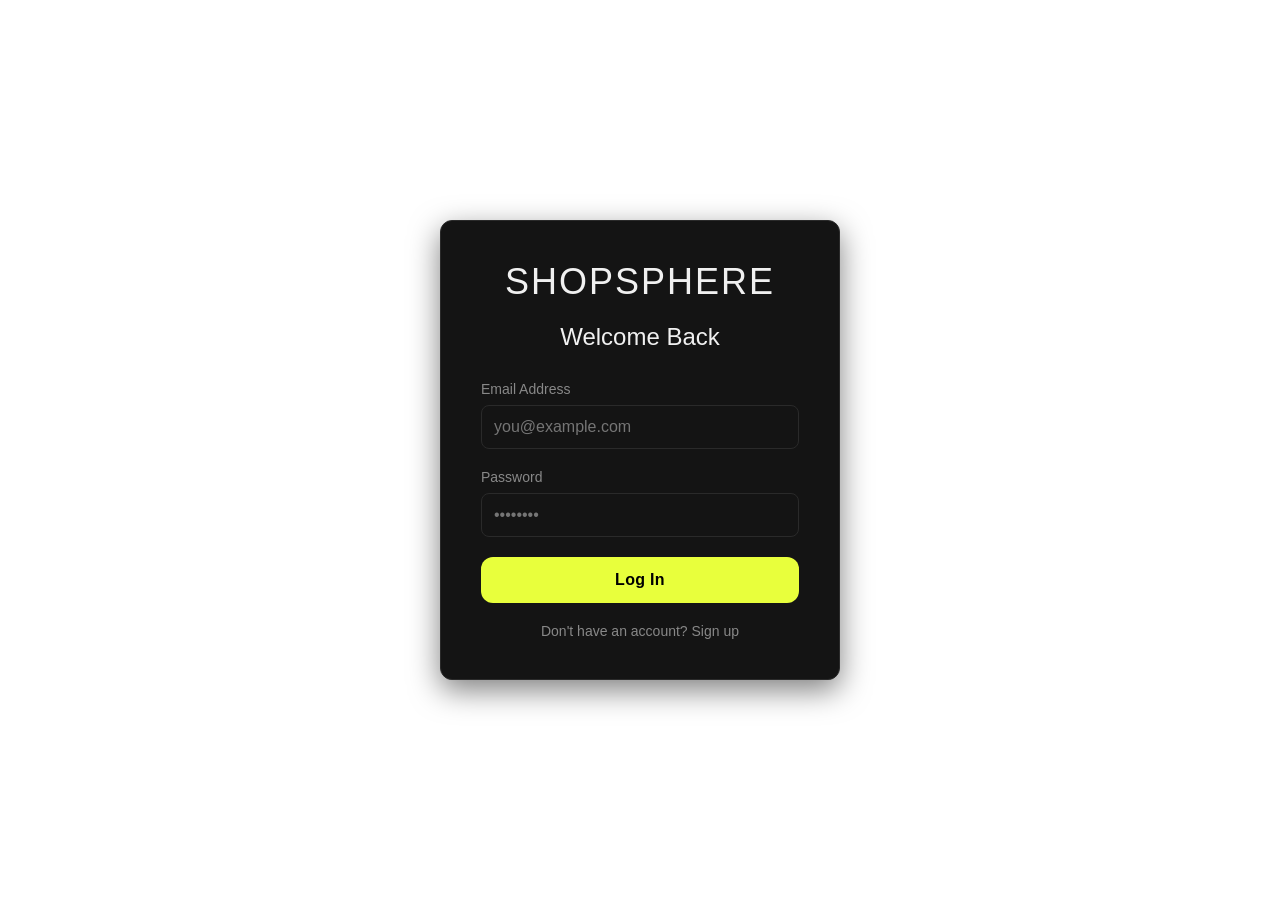
<file: index.html>
<!DOCTYPE html>
<html lang="en">
<head>
  <meta charset="UTF-8">
  <meta name="viewport" content="width=device-width, initial-scale=1.0">
  <title>SHOPSPHERE — Modern Store</title>
  <link href="https://fonts.googleapis.com/css2?family=Bebas+Neue&family=DM+Sans:ital,wght@0,300;0,400;0,500;0,700;1,300&display=swap" rel="stylesheet">
  <link rel="stylesheet" href="style.css">
</head>
<body>

  <nav>
    <div class="nav-logo" onclick="scrollTo(0,0)">SHOPSPHERE</div>
    <ul class="nav-links">
      <li><a href="#categories" class="active">Categories</a></li>
      <li><a href="#featured">Featured</a></li>
      <li><a href="#deals">Deals</a></li>
      <li><a href="#about">About</a></li>
    </ul>
    <div class="nav-actions">
      <div class="search-bar">
        <svg width="14" height="14" viewBox="0 0 24 24" fill="none" stroke="currentColor" stroke-width="2">
          <circle cx="11" cy="11" r="8"/>
          <path d="m21 21-4.35-4.35"/>
        </svg>
        <input type="text" placeholder="Search products..." id="searchInput" oninput="filterProducts()">
      </div>
      <button class="cart-btn" onclick="toggleCart()">
        <svg width="16" height="16" viewBox="0 0 24 24" fill="none" stroke="currentColor" stroke-width="2">
          <path d="M6 2 3 6v14a2 2 0 0 0 2 2h14a2 2 0 0 0 2-2V6l-3-4z"/>
          <line x1="3" y1="6" x2="21" y2="6"/>
          <path d="M16 10a4 4 0 0 1-8 0"/>
        </svg>
        Cart <span class="cart-count" id="cartCount">0</span>
      </button>
      <div id="authActions" style="display: flex; gap: 10px; margin-left: 15px;">
        <a href="auth.html" class="btn-outline" style="padding: 6px 16px; font-size: 14px; text-decoration: none;">Login / Register</a>
      </div>
      <div id="userProfile" style="display: none; align-items: center; gap: 10px; margin-left: 15px;">
        <span id="userNameDisplay" style="font-weight: 500;"></span>
        <a id="adminLink" href="admin.html" style="display: none; color: var(--primary);">Admin Panel</a>
        <a href="orders.html" style="color: var(--text-muted); font-size: 14px; text-decoration: none; font-weight: 500; transition: color 0.2s;" onmouseover="this.style.color='var(--accent)'" onmouseout="this.style.color='var(--text-muted)'">📦 My Orders</a>
        <button class="btn-outline" onclick="handleLogout()" style="padding: 6px 16px; font-size: 14px;">Log Out</button>
      </div>

    </div>
  </nav>



  <section class="hero">
    <div class="hero-content">
      <div class="hero-tag">✦ New Season Collection</div>
      <h1>SHOP THE<br><span>FUTURE</span><br>TODAY</h1>
      <p>Discover thousands of products across electronics, fashion, home & more — curated for those who refuse ordinary.</p>
      <div class="hero-btns">
        <button class="btn-primary" onclick="document.getElementById('featured').scrollIntoView({behavior:'smooth'})">Shop Now →</button>
        <button class="btn-outline" onclick="document.getElementById('categories').scrollIntoView({behavior:'smooth'})">Browse Categories</button>
      </div>
    </div>
    <div class="hero-visual">
      <div class="hero-visual-inner">
        <div class="hero-glow"></div>
      </div>
      <div class="hero-product-showcase">
        <div class="showcase-card" onclick="filterByCategory('electronics')">
          <div class="emoji">🎧</div>
          <div class="sc-name">Pro Audio</div>
          <div class="sc-price">From ₹4,099</div>
        </div>
        <div class="showcase-card" onclick="filterByCategory('clothes')">
          <div class="emoji">👗</div>
          <div class="sc-name">Fashion</div>
          <div class="sc-price">From ₹2,449</div>
        </div>
        <div class="showcase-card" onclick="filterByCategory('home')">
          <div class="emoji">🛋️</div>
          <div class="sc-name">Home</div>
          <div class="sc-price">From ₹6,599</div>
        </div>
      </div>
    </div>
  </section>

  <section class="section" id="categories">
    <div class="section-header">
      <div class="section-title">BROWSE <span>CATEGORIES</span></div>
    </div>
    <div class="categories-grid" id="categoryGrid">
      <div class="cat-card active" onclick="filterByCategory('all')">
        <div class="cat-icon">🌐</div>
        <div class="cat-name">All</div>
        <div class="cat-count">120+ items</div>
      </div>
      <div class="cat-card" onclick="filterByCategory('electronics')">
        <div class="cat-icon">📱</div>
        <div class="cat-name">Electronics</div>
        <div class="cat-count">45 items</div>
      </div>
      <div class="cat-card" onclick="filterByCategory('clothes')">
        <div class="cat-icon">👕</div>
        <div class="cat-name">Clothes</div>
        <div class="cat-count">38 items</div>
      </div>
      <div class="cat-card" onclick="filterByCategory('home')">
        <div class="cat-icon">🏠</div>
        <div class="cat-name">Home Appliances</div>
        <div class="cat-count">22 items</div>
      </div>
      <div class="cat-card" onclick="filterByCategory('beauty')">
        <div class="cat-icon">💄</div>
        <div class="cat-name">Beauty</div>
        <div class="cat-count">18 items</div>
      </div>
      <div class="cat-card" onclick="filterByCategory('sports')">
        <div class="cat-icon">⚽</div>
        <div class="cat-name">Sports</div>
        <div class="cat-count">15 items</div>
      </div>
    </div>
  </section>

  <div class="promo-banner" id="deals">
    <div class="promo-content">
      <div class="promo-tag">⚡ Flash Sale</div>
      <div class="promo-title">UP TO 50%<br>OFF TODAY</div>
      <div class="promo-sub">Limited time offers on selected items</div>
    </div>
    <div class="promo-timer">
      <div class="timer-block">
        <div class="timer-num" id="t-h">08</div>
        <div class="timer-label">Hours</div>
      </div>
      <div class="timer-block">
        <div class="timer-num" id="t-m">24</div>
        <div class="timer-label">Mins</div>
      </div>
      <div class="timer-block">
        <div class="timer-num" id="t-s">00</div>
        <div class="timer-label">Secs</div>
      </div>
    </div>
  </div>

  <section class="section" id="featured">
    <div class="section-header">
      <div class="section-title">FEATURED <span>PRODUCTS</span></div>
    </div>
    <div class="filter-row" id="filterRow">
      <button class="filter-tab active" onclick="sortProducts('all', this)">All</button>
      <button class="filter-tab" onclick="sortProducts('price-asc', this)">Price: Low → High</button>
      <button class="filter-tab" onclick="sortProducts('price-desc', this)">Price: High → Low</button>
      <button class="filter-tab" onclick="sortProducts('rating', this)">Top Rated</button>
      <button class="filter-tab" onclick="sortProducts('sale', this)">On Sale</button>
    </div>
    <div class="products-grid" id="productsGrid"></div>
  </section>

  <footer id="about">
    <div class="footer-grid">
      <div class="footer-brand">
        <div class="logo">SHOPSPHERE</div>
        <p>The modern marketplace for everything you need. Quality products, fast delivery, and an experience built for the future.</p>
      </div>
      <div class="footer-col">
        <h4>Shop</h4>
        <ul>
          <li><a href="#">New Arrivals</a></li>
          <li><a href="#">Best Sellers</a></li>
          <li><a href="#">Sale</a></li>
          <li><a href="#">Gift Cards</a></li>
        </ul>
      </div>
      <div class="footer-col">
        <h4>Support</h4>
        <ul>
          <li><a href="#">Help Center</a></li>
          <li><a href="#">Returns</a></li>
          <li><a href="#">Track Order</a></li>
          <li><a href="#">Contact Us</a></li>
        </ul>
      </div>
      <div class="footer-col">
        <h4>Company</h4>
        <ul>
          <li><a href="#">About</a></li>
          <li><a href="#">Blog</a></li>
          <li><a href="#">Careers</a></li>
          <li><a href="#">Press</a></li>
        </ul>
      </div>
    </div>
    <div class="footer-bottom">
      <span>© 2025 SHOPSPHERE. All rights reserved.</span>
      <span>Privacy · Terms · Cookies</span>
    </div>
  </footer>

  <div class="cart-overlay" id="cartOverlay" onclick="toggleCart()"></div>
  <div class="cart-drawer" id="cartDrawer">
    <div class="cart-header">
      <h2>YOUR CART</h2>
      <button class="close-cart" onclick="toggleCart()">✕</button>
    </div>
    <div class="cart-items" id="cartItems"></div>
    <div class="cart-footer" id="cartFooter" style="display:none">
      <div class="cart-total">
        <span>Total</span>
        <span class="cart-total-price" id="cartTotal">₹0</span>
      </div>
      <button class="checkout-btn" onclick="handleCheckout()">Proceed to Checkout →</button>
    </div>
  </div>

  <div class="toast" id="toast">
    <span>✓</span>
    <span id="toastMsg">Added to cart!</span>
  </div>

  <script src="api.js"></script>
  <script src="app.js"></script>
</body>
</html>
</file>
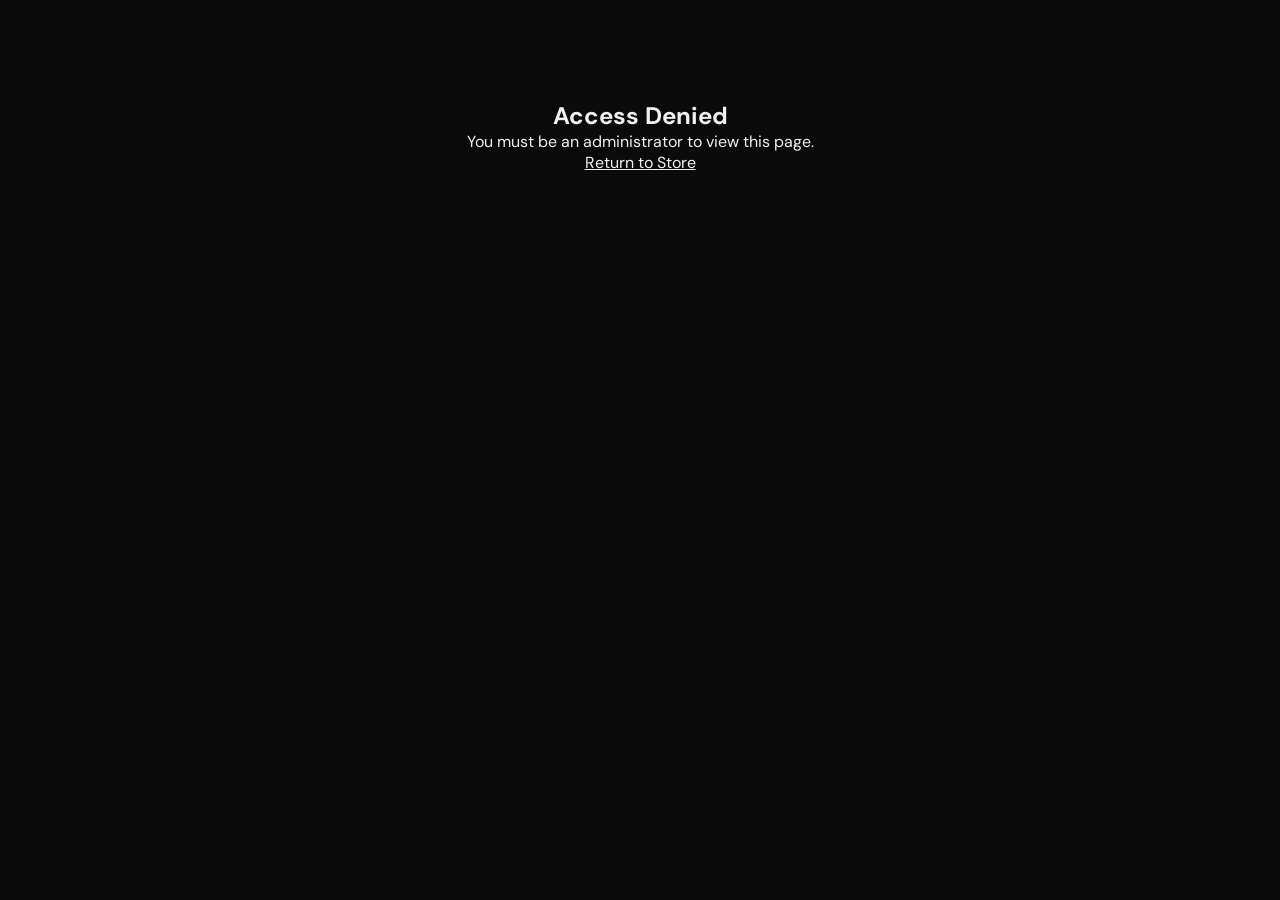
<file: admin.html>
<!DOCTYPE html>
<html lang="en">

<head>
    <meta charset="UTF-8">
    <meta name="viewport" content="width=device-width, initial-scale=1.0">
    <title>SHOPSPHERE — Admin Panel</title>
    <link
        href="https://fonts.googleapis.com/css2?family=Bebas+Neue&family=DM+Sans:ital,wght@0,300;0,400;0,500;0,700;1,300&display=swap"
        rel="stylesheet">
    <link rel="stylesheet" href="style.css">
    <style>
        .admin-nav {
            background: var(--surface);
            padding: 20px 5%;
            border-bottom: 1px solid var(--border);
            display: flex;
            justify-content: space-between;
            align-items: center;
        }

        .admin-container {
            padding: 40px 5%;
            max-width: 1200px;
            margin: 0 auto;
        }

        .admin-header {
            display: flex;
            justify-content: space-between;
            align-items: center;
            margin-bottom: 30px;
        }

        .admin-table-container {
            background: var(--surface);
            border-radius: 12px;
            border: 1px solid var(--border);
            overflow-x: auto;
        }

        table {
            width: 100%;
            border-collapse: collapse;
            text-align: left;
        }

        th,
        td {
            padding: 15px 20px;
            border-bottom: 1px solid var(--border);
        }

        th {
            font-weight: 500;
            color: var(--text-muted);
            text-transform: uppercase;
            font-size: 13px;
            letter-spacing: 1px;
        }

        tr:last-child td {
            border-bottom: none;
        }

        .action-btns {
            display: flex;
            gap: 10px;
        }

        .btn-edit {
            color: #3b82f6;
            background: rgba(59, 130, 246, 0.1);
            padding: 6px 12px;
            border-radius: 6px;
            cursor: pointer;
            border: none;
        }

        .btn-delete {
            color: #ef4444;
            background: rgba(239, 68, 68, 0.1);
            padding: 6px 12px;
            border-radius: 6px;
            cursor: pointer;
            border: none;
        }

        /* Admin Modal Form */
        .modal-body {
            display: grid;
            grid-template-columns: 1fr 1fr;
            gap: 15px;
        }

        .modal-body .full-width {
            grid-column: 1 / -1;
        }
        /* Admin Tabs */
        .admin-tabs {
            display: flex;
            gap: 10px;
            margin-bottom: 30px;
        }

        .admin-tab {
            padding: 10px 24px;
            border-radius: 99px;
            border: 1px solid var(--border);
            background: var(--surface2);
            color: var(--text-muted);
            font-size: 14px;
            font-weight: 600;
            cursor: pointer;
            transition: all 0.2s;
            font-family: 'DM Sans', sans-serif;
        }

        .admin-tab.active,
        .admin-tab:hover {
            background: rgba(232,255,60,0.1);
            border-color: var(--accent);
            color: var(--accent);
        }

        .admin-section {
            display: none;
        }

        .admin-section.active {
            display: block;
        }

        .status-select {
            background: var(--surface2);
            border: 1px solid var(--border);
            color: var(--text);
            border-radius: 6px;
            padding: 5px 10px;
            font-size: 13px;
            font-family: 'DM Sans', sans-serif;
            cursor: pointer;
        }
    </style>
</head>

<body>

    <nav class="admin-nav">
        <div class="nav-logo"><a href="index.html" style="color:inherit; text-decoration:none;">SHOPSPHERE <span
                    style="font-size: 16px; color: var(--primary);">/ ADMIN</span></a></div>
        <div style="display: flex; align-items: center; gap: 15px;">
            <span id="adminName" style="font-weight: 500;"></span>
            <button class="btn-outline" onclick="handleLogout()" style="padding: 6px 16px; font-size: 14px;">Log
                Out</button>
        </div>
    </nav>

    <div class="admin-container" id="adminContent" style="display: none;">
        <div class="admin-header">
            <h1 style="font-family: 'Bebas Neue', sans-serif; font-size: 40px; margin: 0;">Admin Panel</h1>
            <button class="btn-primary" id="addProductBtn" onclick="openProductModal()">+ Add Product</button>
        </div>

        <div class="admin-tabs">
            <button class="admin-tab active" id="tab-products" onclick="switchTab('products')">🛍️ Products</button>
            <button class="admin-tab" id="tab-orders" onclick="switchTab('orders')">📦 Orders</button>
        </div>

        <!-- Products Section -->
        <div class="admin-section active" id="section-products">
            <div class="admin-table-container">
                <table>
                    <thead>
                        <tr>
                            <th>ID</th>
                            <th>Product</th>
                            <th>Category</th>
                            <th>Price</th>
                            <th>Badge</th>
                            <th>Actions</th>
                        </tr>
                    </thead>
                    <tbody id="productTableBody">
                        <tr>
                            <td colspan="6" style="text-align: center;">Loading products...</td>
                        </tr>
                    </tbody>
                </table>
            </div>
        </div>

        <!-- Orders Section -->
        <div class="admin-section" id="section-orders">
            <div class="admin-table-container">
                <table>
                    <thead>
                        <tr>
                            <th>Order ID</th>
                            <th>Customer</th>
                            <th>Items</th>
                            <th>Total</th>
                            <th>Date</th>
                            <th>Status</th>
                        </tr>
                    </thead>
                    <tbody id="ordersTableBody">
                        <tr>
                            <td colspan="6" style="text-align: center;">Loading orders...</td>
                        </tr>
                    </tbody>
                </table>
            </div>
        </div>
    </div>

    <!-- Product Modal -->
    <div class="cart-overlay" id="productOverlay" onclick="closeProductModal()"></div>
    <div class="auth-modal" id="productModal" style="max-width: 600px;">
        <div class="auth-header">
            <h2 id="modalTitle">Add Product</h2>
            <button class="close-cart" onclick="closeProductModal()">✕</button>
        </div>
        <form id="productForm" onsubmit="handleProductSubmit(event)">
            <input type="hidden" id="productId">

            <div class="modal-body">
                <div class="full-width">
                    <label>Name</label>
                    <input type="text" id="p_name" required
                        style="width: 100%; padding: 10px; border: 1px solid var(--border); border-radius: 8px;">
                </div>

                <div>
                    <label>Category</label>
                    <select id="p_cat" required
                        style="width: 100%; padding: 10px; border: 1px solid var(--border); border-radius: 8px; background:var(--background); color:var(--text);">
                        <option value="electronics">Electronics</option>
                        <option value="clothes">Clothes</option>
                        <option value="home">Home</option>
                        <option value="beauty">Beauty</option>
                        <option value="sports">Sports</option>
                    </select>
                </div>

                <div>
                    <label>Emoji Icon</label>
                    <input type="text" id="p_emoji" required
                        style="width: 100%; padding: 10px; border: 1px solid var(--border); border-radius: 8px;">
                </div>

                <div>
                    <label>Price (₹)</label>
                    <input type="number" id="p_price" required
                        style="width: 100%; padding: 10px; border: 1px solid var(--border); border-radius: 8px;">
                </div>

                <div>
                    <label>Old Price (₹) - Optional</label>
                    <input type="number" id="p_oldPrice"
                        style="width: 100%; padding: 10px; border: 1px solid var(--border); border-radius: 8px;">
                </div>

                <div>
                    <label>Badge - Optional</label>
                    <select id="p_badge"
                        style="width: 100%; padding: 10px; border: 1px solid var(--border); border-radius: 8px; background:var(--background); color:var(--text);">
                        <option value="">None</option>
                        <option value="Sale">Sale</option>
                        <option value="New">New</option>
                    </select>
                </div>

                <div>
                    <label>Rating (1-5)</label>
                    <input type="number" id="p_rating" step="0.1" max="5" min="1" value="5"
                        style="width: 100%; padding: 10px; border: 1px solid var(--border); border-radius: 8px;">
                </div>
            </div>

            <button type="submit" class="btn-primary" style="width: 100%; margin-top: 20px;" id="submitBtn">Save
                Product</button>
        </form>
    </div>

    <!-- Centered Loader -->
    <div id="loader" style="text-align: center; margin-top: 100px; font-size: 20px;">Checking Permissions...</div>

    <script src="api.js"></script>
    <script src="admin.js"></script>
</body>

</html>
</file>
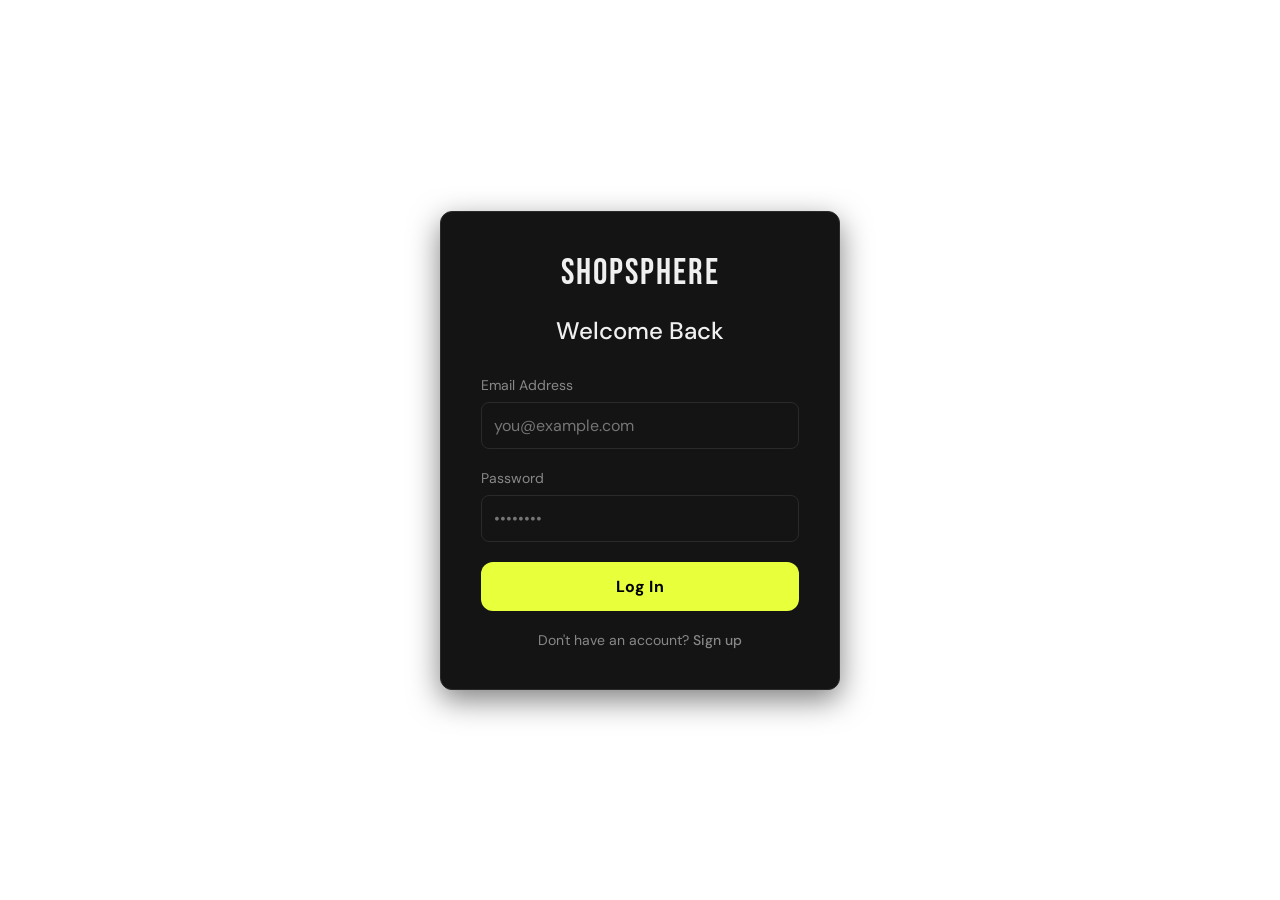
<file: auth.html>
<!DOCTYPE html>
<html lang="en">
<head>
    <meta charset="UTF-8">
    <meta name="viewport" content="width=device-width, initial-scale=1.0">
    <title>SHOPSPHERE — Login/Register</title>
    <link href="https://fonts.googleapis.com/css2?family=Bebas+Neue&family=DM+Sans:ital,wght@0,300;0,400;0,500;0,700;1,300&display=swap" rel="stylesheet">
    <link rel="stylesheet" href="style.css">
    <style>
        body {
            display: flex;
            align-items: center;
            justify-content: center;
            min-height: 100vh;
            background: var(--background);
            margin: 0;
            padding: 20px;
        }

        .auth-container {
            background: var(--surface);
            border: 1px solid var(--border);
            border-radius: 12px;
            padding: 40px;
            width: 100%;
            max-width: 400px;
            box-shadow: 0 10px 30px rgba(0,0,0,0.5);
            text-align: center;
        }

        .auth-logo {
            font-family: 'Bebas Neue', sans-serif;
            font-size: 36px;
            color: var(--text);
            margin-bottom: 20px;
            letter-spacing: 2px;
        }

        .auth-title {
            font-size: 24px;
            font-weight: 500;
            margin-bottom: 30px;
            color: var(--text);
        }

        .input-group {
            margin-bottom: 20px;
            text-align: left;
        }

        .input-group label {
            display: block;
            margin-bottom: 8px;
            font-size: 14px;
            color: var(--text-muted);
        }

        .input-group input {
            width: 100%;
            padding: 12px;
            border: 1px solid var(--border);
            border-radius: 8px;
            background: var(--background);
            color: var(--text);
            font-family: 'DM Sans', sans-serif;
            font-size: 16px;
        }

        .input-group input:focus {
            outline: none;
            border-color: var(--primary);
        }

        .auth-toggle {
            margin-top: 20px;
            font-size: 14px;
            color: var(--text-muted);
        }

        .auth-toggle a {
            color: var(--primary);
            text-decoration: none;
            font-weight: 500;
        }

        .auth-toggle a:hover {
            text-decoration: underline;
        }

        #nameField {
            display: none;
        }

        .error-msg {
            color: #ef4444;
            font-size: 14px;
            margin-bottom: 15px;
            text-align: left;
            display: none;
        }
    </style>
</head>
<body>

    <div class="auth-container">
        <div class="auth-logo">SHOPSPHERE</div>
        <h2 class="auth-title" id="authTitle">Welcome Back</h2>
        
        <div class="error-msg" id="errorMsg"></div>
        
        <form id="authForm">
            <div class="input-group" id="nameField">
                <label>Full Name</label>
                <input type="text" id="authName" placeholder="John Doe">
            </div>
            <div class="input-group">
                <label>Email Address</label>
                <input type="email" id="authEmail" required placeholder="you@example.com">
            </div>
            <div class="input-group">
                <label>Password</label>
                <input type="password" id="authPassword" required placeholder="••••••••">
            </div>
            <button type="submit" class="btn-primary" style="width: 100%; padding: 14px; font-size: 16px;" id="authSubmitBtn">Log In</button>
        </form>

        <div class="auth-toggle">
            <span id="authToggleText">Don't have an account?</span> 
            <a href="#" id="authToggleLink">Sign up</a>
        </div>
    </div>

    <script src="api.js"></script>
    <script src="auth.js"></script>
</body>
</html>
</file>
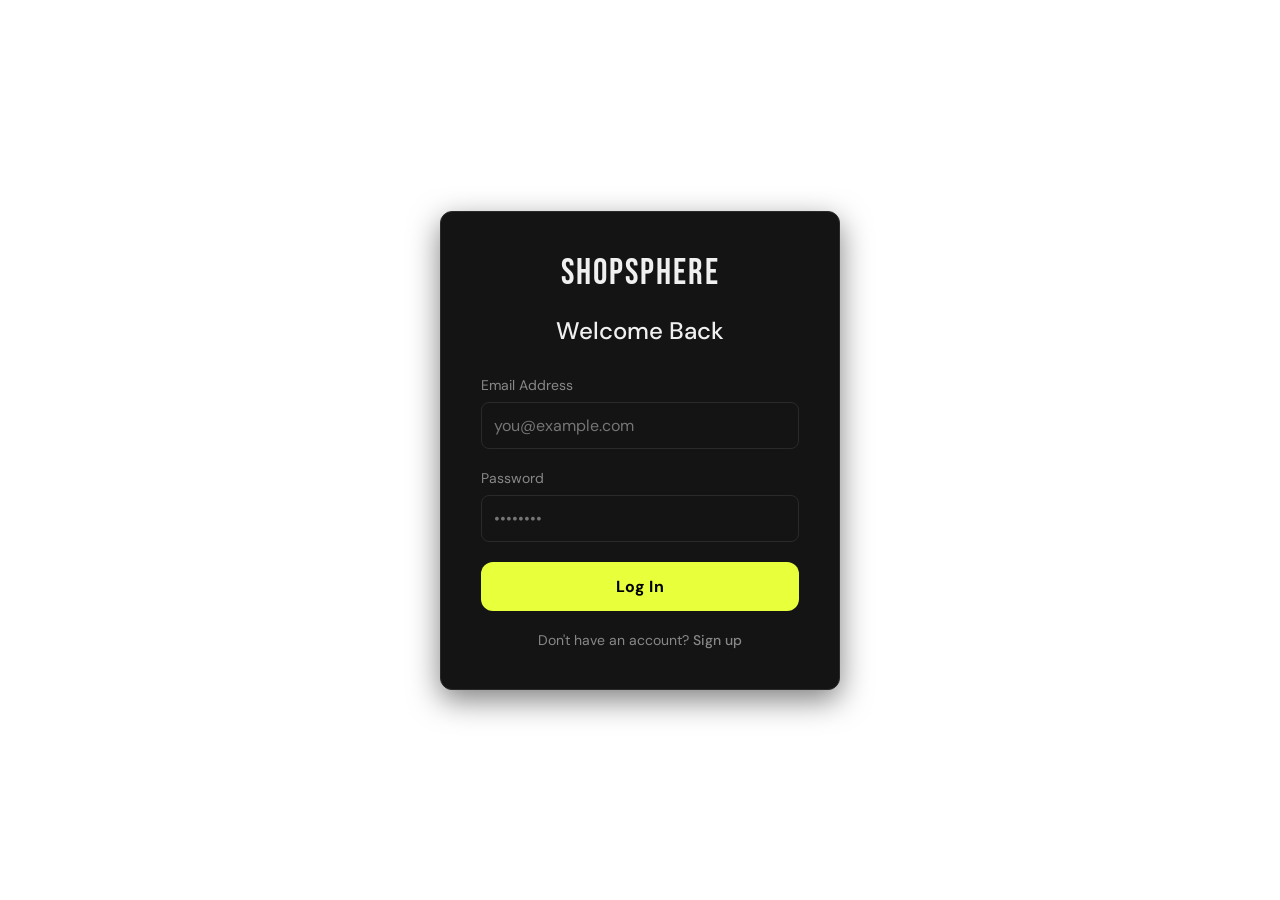
<file: orders.html>
<!DOCTYPE html>
<html lang="en">
<head>
  <meta charset="UTF-8">
  <meta name="viewport" content="width=device-width, initial-scale=1.0">
  <title>SHOPSPHERE — My Orders</title>
  <meta name="description" content="Track all your ShopSphere orders in one place. Follow your delivery status from Placed to Delivered.">
  <link href="https://fonts.googleapis.com/css2?family=Bebas+Neue&family=DM+Sans:ital,wght@0,300;0,400;0,500;0,700;1,300&display=swap" rel="stylesheet">
  <link rel="stylesheet" href="style.css">
  <style>
    /* ── Orders Page Layout ── */
    .orders-nav {
      position: fixed;
      top: 0; left: 0; right: 0;
      z-index: 100;
      display: flex;
      align-items: center;
      justify-content: space-between;
      padding: 0 40px;
      height: 70px;
      background: rgba(10,10,10,0.9);
      backdrop-filter: blur(20px);
      border-bottom: 1px solid var(--border);
    }

    .orders-container {
      max-width: 860px;
      margin: 0 auto;
      padding: 100px 24px 60px;
    }

    .orders-heading {
      font-family: 'Bebas Neue', sans-serif;
      font-size: 52px;
      letter-spacing: 2px;
      margin-bottom: 8px;
    }

    .orders-heading span { color: var(--accent); }

    .orders-subtitle {
      color: var(--text-muted);
      font-size: 15px;
      margin-bottom: 40px;
    }

    /* ── Empty State ── */
    .orders-empty {
      text-align: center;
      padding: 80px 0;
      color: var(--text-muted);
      animation: fadeUp 0.5s ease both;
    }

    .orders-empty .e-icon {
      font-size: 64px;
      margin-bottom: 20px;
    }

    .orders-empty p {
      font-size: 16px;
      margin-bottom: 24px;
      line-height: 1.6;
    }

    /* ── Order Card ── */
    .order-card {
      background: var(--surface);
      border: 1px solid var(--border);
      border-radius: 16px;
      margin-bottom: 20px;
      overflow: hidden;
      transition: border-color 0.25s, transform 0.25s;
      animation: fadeUp 0.5s ease both;
    }

    .order-card:hover {
      border-color: rgba(232,255,60,0.4);
      transform: translateY(-2px);
    }

    .order-card-header {
      display: flex;
      align-items: center;
      justify-content: space-between;
      padding: 20px 24px;
      cursor: pointer;
      gap: 16px;
      flex-wrap: wrap;
    }

    .order-id {
      font-family: 'Bebas Neue', sans-serif;
      font-size: 22px;
      letter-spacing: 1px;
      color: var(--accent);
    }

    .order-meta {
      display: flex;
      flex-direction: column;
      gap: 4px;
    }

    .order-date {
      font-size: 12px;
      color: var(--text-muted);
      text-transform: uppercase;
      letter-spacing: 0.5px;
    }

    .order-items-count {
      font-size: 13px;
      color: var(--text);
      font-weight: 500;
    }

    .order-total {
      font-size: 20px;
      font-weight: 700;
      color: var(--text);
    }

    .order-card-header-right {
      display: flex;
      align-items: center;
      gap: 16px;
    }

    .order-expand-icon {
      width: 32px;
      height: 32px;
      border-radius: 8px;
      background: var(--surface2);
      border: 1px solid var(--border);
      display: flex;
      align-items: center;
      justify-content: center;
      color: var(--text-muted);
      font-size: 16px;
      transition: transform 0.25s, background 0.2s;
      flex-shrink: 0;
    }

    .order-card.expanded .order-expand-icon {
      transform: rotate(180deg);
      background: rgba(232,255,60,0.1);
      border-color: var(--accent);
      color: var(--accent);
    }

    /* ── Status Badge ── */
    .status-badge {
      display: inline-flex;
      align-items: center;
      gap: 6px;
      border-radius: 99px;
      padding: 5px 14px;
      font-size: 12px;
      font-weight: 700;
      letter-spacing: 0.5px;
      text-transform: uppercase;
      white-space: nowrap;
    }

    .status-badge::before {
      content: '';
      width: 6px;
      height: 6px;
      border-radius: 50%;
      background: currentColor;
    }

    .status-placed {
      background: rgba(232,255,60,0.12);
      color: var(--accent);
      border: 1px solid rgba(232,255,60,0.25);
    }

    .status-processing {
      background: rgba(251,191,36,0.12);
      color: #fbbf24;
      border: 1px solid rgba(251,191,36,0.3);
    }

    .status-shipped {
      background: rgba(59,130,246,0.12);
      color: #60a5fa;
      border: 1px solid rgba(59,130,246,0.3);
    }

    .status-delivered {
      background: rgba(74,222,128,0.12);
      color: #4ade80;
      border: 1px solid rgba(74,222,128,0.3);
    }

    .status-cancelled {
      background: rgba(239,68,68,0.1);
      color: #f87171;
      border: 1px solid rgba(239,68,68,0.25);
    }

    /* ── Order Timeline ── */
    .order-timeline {
      padding: 24px 24px 0;
    }

    .timeline-steps {
      display: flex;
      align-items: flex-start;
      position: relative;
      gap: 0;
    }

    .timeline-step {
      flex: 1;
      display: flex;
      flex-direction: column;
      align-items: center;
      position: relative;
      text-align: center;
    }

    .timeline-step:not(:last-child)::after {
      content: '';
      position: absolute;
      top: 16px;
      left: 50%;
      width: 100%;
      height: 2px;
      background: var(--border);
      z-index: 0;
      transition: background 0.4s;
    }

    .timeline-step.done:not(:last-child)::after,
    .timeline-step.active:not(:last-child)::after {
      background: var(--accent);
    }

    .timeline-dot {
      width: 32px;
      height: 32px;
      border-radius: 50%;
      background: var(--surface2);
      border: 2px solid var(--border);
      display: flex;
      align-items: center;
      justify-content: center;
      font-size: 14px;
      position: relative;
      z-index: 1;
      transition: background 0.3s, border-color 0.3s, box-shadow 0.3s;
    }

    .timeline-step.done .timeline-dot {
      background: var(--accent);
      border-color: var(--accent);
      color: #000;
    }

    .timeline-step.active .timeline-dot {
      background: rgba(232,255,60,0.15);
      border-color: var(--accent);
      color: var(--accent);
      box-shadow: 0 0 0 4px rgba(232,255,60,0.15);
      animation: pulse 2s ease-in-out infinite;
    }

    .timeline-step.cancelled .timeline-dot {
      background: rgba(239,68,68,0.15);
      border-color: #f87171;
      color: #f87171;
    }

    .timeline-label {
      font-size: 11px;
      color: var(--text-muted);
      margin-top: 8px;
      font-weight: 500;
      text-transform: uppercase;
      letter-spacing: 0.5px;
      transition: color 0.3s;
    }

    .timeline-step.done .timeline-label,
    .timeline-step.active .timeline-label {
      color: var(--text);
    }

    /* ── Order Detail (expanded) ── */
    .order-detail {
      max-height: 0;
      overflow: hidden;
      transition: max-height 0.4s cubic-bezier(0.4, 0, 0.2, 1);
    }

    .order-card.expanded .order-detail {
      max-height: 800px;
    }

    .order-detail-inner {
      padding: 16px 24px 24px;
      border-top: 1px solid var(--border);
      margin-top: 24px;
    }

    .order-detail-title {
      font-size: 12px;
      color: var(--text-muted);
      text-transform: uppercase;
      letter-spacing: 1px;
      margin-bottom: 14px;
      font-weight: 600;
    }

    .order-item-row {
      display: flex;
      align-items: center;
      gap: 14px;
      padding: 12px 0;
      border-bottom: 1px solid var(--border);
    }

    .order-item-row:last-child {
      border-bottom: none;
    }

    .order-item-emoji {
      width: 44px;
      height: 44px;
      border-radius: 10px;
      background: var(--bg);
      display: flex;
      align-items: center;
      justify-content: center;
      font-size: 22px;
      flex-shrink: 0;
    }

    .order-item-info {
      flex: 1;
    }

    .order-item-name {
      font-size: 14px;
      font-weight: 600;
      margin-bottom: 2px;
    }

    .order-item-cat {
      font-size: 11px;
      color: var(--text-muted);
      text-transform: uppercase;
      letter-spacing: 0.5px;
    }

    .order-item-right {
      text-align: right;
    }

    .order-item-price {
      font-size: 15px;
      font-weight: 700;
      color: var(--accent);
    }

    .order-item-qty {
      font-size: 12px;
      color: var(--text-muted);
      margin-top: 2px;
    }

    /* ── Loading state ── */
    .orders-loading {
      text-align: center;
      padding: 60px;
      color: var(--text-muted);
      font-size: 16px;
    }

    .spinner {
      display: inline-block;
      width: 28px;
      height: 28px;
      border: 3px solid var(--border);
      border-top-color: var(--accent);
      border-radius: 50%;
      animation: spin 0.8s linear infinite;
      margin-bottom: 16px;
    }

    @keyframes spin {
      to { transform: rotate(360deg); }
    }

    @keyframes fadeUp {
      from { opacity: 0; transform: translateY(20px); }
      to   { opacity: 1; transform: translateY(0); }
    }

    @keyframes pulse {
      0%, 100% { box-shadow: 0 0 0 4px rgba(232,255,60,0.15); }
      50%       { box-shadow: 0 0 0 8px rgba(232,255,60,0.08); }
    }
  </style>
</head>
<body>

  <nav class="orders-nav">
    <a href="index.html" class="nav-logo" style="text-decoration:none;">SHOPSPHERE</a>
    <div style="display:flex; align-items:center; gap:14px;">
      <span id="orderUserName" style="font-weight:500; color:var(--text-muted);"></span>
      <button class="btn-outline" onclick="handleLogout()" style="padding:6px 16px; font-size:14px;">Log Out</button>
    </div>
  </nav>

  <div class="orders-container">
    <div class="orders-heading">MY <span>ORDERS</span></div>
    <p class="orders-subtitle">Track all your purchases and delivery status.</p>

    <div id="ordersContent">
      <div class="orders-loading">
        <div class="spinner"></div>
        <p>Loading your orders…</p>
      </div>
    </div>
  </div>

  <script src="api.js"></script>
  <script src="orders.js"></script>
</body>
</html>
</file>
<file: style.css>
:root {
  --bg: #0a0a0a;
  --surface: #141414;
  --surface2: #1e1e1e;
  --border: #2a2a2a;
  --accent: #e8ff3c;
  --accent2: #ff6b35;
  --text: #f0f0f0;
  --text-muted: #888;
  --radius: 12px;
}

* {
  margin: 0;
  padding: 0;
  box-sizing: border-box;
}

html {
  scroll-behavior: smooth;
}

body {
  background: var(--bg);
  color: var(--text);
  font-family: 'DM Sans', sans-serif;
  overflow-x: hidden;
}

::-webkit-scrollbar { width: 5px; }
::-webkit-scrollbar-track { background: var(--bg); }
::-webkit-scrollbar-thumb { background: var(--accent); border-radius: 99px; }

nav {
  position: fixed;
  top: 0; left: 0; right: 0;
  z-index: 100;
  display: flex;
  align-items: center;
  justify-content: space-between;
  padding: 0 40px;
  height: 70px;
  background: rgba(10, 10, 10, 0.85);
  backdrop-filter: blur(20px);
  border-bottom: 1px solid var(--border);
}

.nav-logo {
  font-family: 'Bebas Neue', sans-serif;
  font-size: 24px;
  letter-spacing: 3px;
  color: var(--accent);
  cursor: pointer;
}

.nav-links {
  display: flex;
  gap: 32px;
  list-style: none;
}

.nav-links a {
  color: var(--text-muted);
  text-decoration: none;
  font-size: 14px;
  font-weight: 500;
  letter-spacing: 0.5px;
  transition: color 0.2s;
  cursor: pointer;
}

.nav-links a:hover,
.nav-links a.active {
  color: var(--accent);
}

.nav-actions {
  display: flex;
  gap: 16px;
  align-items: center;
}

.search-bar {
  display: flex;
  align-items: center;
  gap: 8px;
  background: var(--surface2);
  border: 1px solid var(--border);
  border-radius: 99px;
  padding: 8px 16px;
  transition: border-color 0.2s;
}

.search-bar:focus-within {
  border-color: var(--accent);
}

.search-bar input {
  background: none;
  border: none;
  outline: none;
  color: var(--text);
  font-size: 13px;
  width: 160px;
  font-family: 'DM Sans', sans-serif;
}

.search-bar input::placeholder {
  color: var(--text-muted);
}

.search-bar svg {
  color: var(--text-muted);
  flex-shrink: 0;
}

.cart-btn {
  position: relative;
  background: var(--accent);
  color: #000;
  border: none;
  border-radius: 99px;
  padding: 10px 20px;
  font-size: 13px;
  font-weight: 700;
  cursor: pointer;
  display: flex;
  align-items: center;
  gap: 8px;
  transition: transform 0.15s, box-shadow 0.2s;
  font-family: 'DM Sans', sans-serif;
}

.cart-btn:hover {
  transform: translateY(-1px);
  box-shadow: 0 6px 24px rgba(232, 255, 60, 0.3);
}

.cart-count {
  background: #000;
  color: var(--accent);
  border-radius: 99px;
  width: 20px;
  height: 20px;
  display: flex;
  align-items: center;
  justify-content: center;
  font-size: 11px;
  font-weight: 700;
}

.hero {
  margin-top: 70px;
  min-height: 600px;
  display: grid;
  grid-template-columns: 1fr 1fr;
  position: relative;
  overflow: hidden;
}

.hero-content {
  padding: 80px;
  display: flex;
  flex-direction: column;
  justify-content: center;
  position: relative;
  z-index: 2;
}

.hero-tag {
  display: inline-flex;
  align-items: center;
  gap: 8px;
  background: rgba(232, 255, 60, 0.1);
  border: 1px solid rgba(232, 255, 60, 0.3);
  color: var(--accent);
  border-radius: 99px;
  padding: 6px 16px;
  font-size: 12px;
  font-weight: 600;
  letter-spacing: 1px;
  text-transform: uppercase;
  margin-bottom: 24px;
  width: fit-content;
  animation: fadeUp 0.6s ease both;
}

.hero h1 {
  font-family: 'Bebas Neue', sans-serif;
  font-size: clamp(72px, 8vw, 120px);
  line-height: 0.9;
  letter-spacing: -1px;
  margin-bottom: 24px;
  animation: fadeUp 0.6s 0.1s ease both;
}

.hero h1 span {
  color: var(--accent);
}

.hero p {
  color: var(--text-muted);
  font-size: 16px;
  line-height: 1.7;
  max-width: 400px;
  margin-bottom: 40px;
  animation: fadeUp 0.6s 0.2s ease both;
}

.hero-btns {
  display: flex;
  gap: 16px;
  flex-wrap: wrap;
  animation: fadeUp 0.6s 0.3s ease both;
}

.btn-primary {
  background: var(--accent);
  color: #000;
  border: none;
  border-radius: var(--radius);
  padding: 16px 32px;
  font-size: 15px;
  font-weight: 700;
  cursor: pointer;
  transition: transform 0.15s, box-shadow 0.2s;
  font-family: 'DM Sans', sans-serif;
  letter-spacing: 0.3px;
}

.btn-primary:hover {
  transform: translateY(-2px);
  box-shadow: 0 8px 32px rgba(232, 255, 60, 0.35);
}

.btn-outline {
  background: transparent;
  color: var(--text);
  border: 1px solid var(--border);
  border-radius: var(--radius);
  padding: 16px 32px;
  font-size: 15px;
  font-weight: 500;
  cursor: pointer;
  transition: border-color 0.2s, color 0.2s;
  font-family: 'DM Sans', sans-serif;
}

.btn-outline:hover {
  border-color: var(--accent);
  color: var(--accent);
}

.hero-visual {
  position: relative;
  overflow: hidden;
  background: linear-gradient(135deg, #1a1a1a 0%, #0d0d0d 100%);
  animation: fadeIn 0.8s 0.2s ease both;
}

.hero-visual-inner {
  position: absolute;
  inset: 0;
  display: flex;
  align-items: center;
  justify-content: center;
}

.hero-glow {
  width: 400px;
  height: 400px;
  border-radius: 50%;
  background: radial-gradient(circle, rgba(232, 255, 60, 0.15) 0%, transparent 70%);
  animation: pulse 3s ease-in-out infinite;
}

.hero-product-showcase {
  position: absolute;
  inset: 0;
  display: grid;
  grid-template-columns: 1fr 1fr;
  gap: 12px;
  padding: 40px;
}

.showcase-card {
  background: var(--surface2);
  border: 1px solid var(--border);
  border-radius: 16px;
  padding: 24px;
  display: flex;
  flex-direction: column;
  justify-content: flex-end;
  overflow: hidden;
  position: relative;
  transition: transform 0.3s, border-color 0.3s;
  cursor: pointer;
}

.showcase-card:hover {
  transform: scale(1.02);
  border-color: var(--accent);
}

.showcase-card .emoji {
  font-size: 48px;
  margin-bottom: 12px;
}

.showcase-card .sc-name {
  font-size: 13px;
  font-weight: 600;
  color: var(--text);
}

.showcase-card .sc-price {
  font-size: 12px;
  color: var(--accent);
  margin-top: 4px;
}

.showcase-card:first-child {
  grid-row: span 2;
}

.section {
  padding: 80px 40px;
}

.section-header {
  display: flex;
  align-items: flex-end;
  justify-content: space-between;
  margin-bottom: 40px;
}

.section-title {
  font-family: 'Bebas Neue', sans-serif;
  font-size: 48px;
  letter-spacing: 2px;
}

.section-title span {
  color: var(--accent);
}

.categories-grid {
  display: grid;
  grid-template-columns: repeat(6, 1fr);
  gap: 16px;
}

.cat-card {
  background: var(--surface);
  border: 1px solid var(--border);
  border-radius: 16px;
  padding: 28px 16px;
  display: flex;
  flex-direction: column;
  align-items: center;
  gap: 12px;
  cursor: pointer;
  transition: all 0.25s;
  text-align: center;
}

.cat-card:hover,
.cat-card.active {
  border-color: var(--accent);
  background: rgba(232, 255, 60, 0.05);
  transform: translateY(-4px);
}

.cat-icon {
  width: 56px;
  height: 56px;
  border-radius: 14px;
  display: flex;
  align-items: center;
  justify-content: center;
  font-size: 28px;
  background: var(--surface2);
  transition: background 0.25s;
}

.cat-card:hover .cat-icon,
.cat-card.active .cat-icon {
  background: rgba(232, 255, 60, 0.15);
}

.cat-name {
  font-size: 13px;
  font-weight: 600;
  color: var(--text);
}

.cat-count {
  font-size: 11px;
  color: var(--text-muted);
}

.promo-banner {
  margin: 0 40px 80px;
  background: linear-gradient(135deg, rgba(232, 255, 60, 0.08) 0%, rgba(255, 107, 53, 0.08) 100%);
  border: 1px solid var(--border);
  border-radius: 24px;
  padding: 60px 80px;
  display: flex;
  align-items: center;
  justify-content: space-between;
  position: relative;
  overflow: hidden;
}

.promo-banner::before {
  content: '';
  position: absolute;
  right: -80px;
  top: -80px;
  width: 300px;
  height: 300px;
  border-radius: 50%;
  background: radial-gradient(circle, rgba(232, 255, 60, 0.12) 0%, transparent 70%);
}

.promo-content {
  position: relative;
  z-index: 2;
}

.promo-tag {
  display: inline-block;
  background: var(--accent2);
  color: #fff;
  border-radius: 6px;
  padding: 4px 12px;
  font-size: 12px;
  font-weight: 700;
  text-transform: uppercase;
  letter-spacing: 1px;
  margin-bottom: 16px;
}

.promo-title {
  font-family: 'Bebas Neue', sans-serif;
  font-size: 56px;
  letter-spacing: 2px;
  line-height: 1;
  margin-bottom: 12px;
}

.promo-sub {
  color: var(--text-muted);
  font-size: 16px;
}

.promo-timer {
  display: flex;
  gap: 16px;
  position: relative;
  z-index: 2;
}

.timer-block {
  background: var(--surface);
  border: 1px solid var(--border);
  border-radius: 12px;
  padding: 16px 20px;
  text-align: center;
  min-width: 80px;
}

.timer-num {
  font-family: 'Bebas Neue', sans-serif;
  font-size: 40px;
  color: var(--accent);
  line-height: 1;
}

.timer-label {
  font-size: 11px;
  color: var(--text-muted);
  text-transform: uppercase;
  letter-spacing: 1px;
  margin-top: 4px;
}

.filter-row {
  display: flex;
  gap: 10px;
  margin-bottom: 32px;
  flex-wrap: wrap;
}

.filter-tab {
  background: var(--surface2);
  border: 1px solid var(--border);
  color: var(--text-muted);
  border-radius: 99px;
  padding: 8px 20px;
  font-size: 13px;
  font-weight: 500;
  cursor: pointer;
  transition: all 0.2s;
  font-family: 'DM Sans', sans-serif;
}

.filter-tab:hover,
.filter-tab.active {
  background: rgba(232, 255, 60, 0.1);
  border-color: var(--accent);
  color: var(--accent);
}

.products-grid {
  display: grid;
  grid-template-columns: repeat(auto-fill, minmax(240px, 1fr));
  gap: 20px;
}

.product-card {
  background: var(--surface);
  border: 1px solid var(--border);
  border-radius: 16px;
  overflow: hidden;
  transition: all 0.3s;
  cursor: pointer;
  position: relative;
  animation: fadeUp 0.5s ease both;
}

.product-card:hover {
  border-color: var(--accent);
  transform: translateY(-6px);
  box-shadow: 0 20px 60px rgba(0, 0, 0, 0.4);
}

.product-img {
  height: 200px;
  background: var(--surface2);
  display: flex;
  align-items: center;
  justify-content: center;
  font-size: 72px;
  position: relative;
  overflow: hidden;
}

.product-img::after {
  content: '';
  position: absolute;
  inset: 0;
  background: linear-gradient(to bottom, transparent 60%, rgba(0, 0, 0, 0.4));
}

.product-badge {
  position: absolute;
  top: 12px;
  left: 12px;
  z-index: 2;
  background: var(--accent2);
  color: #fff;
  border-radius: 6px;
  padding: 4px 10px;
  font-size: 11px;
  font-weight: 700;
  letter-spacing: 0.5px;
}

.product-badge.new {
  background: var(--accent);
  color: #000;
}

.product-wishlist {
  position: absolute;
  top: 12px;
  right: 12px;
  z-index: 2;
  width: 32px;
  height: 32px;
  border-radius: 50%;
  background: rgba(255, 255, 255, 0.1);
  backdrop-filter: blur(10px);
  border: 1px solid rgba(255, 255, 255, 0.1);
  display: flex;
  align-items: center;
  justify-content: center;
  cursor: pointer;
  transition: all 0.2s;
  font-size: 14px;
  color: #fff;
}

.product-wishlist:hover {
  background: rgba(232, 255, 60, 0.2);
  border-color: var(--accent);
}

.product-wishlist.liked {
  background: rgba(255, 59, 59, 0.3);
  border-color: #ff3b3b;
}

.product-info {
  padding: 16px;
}

.product-cat {
  font-size: 11px;
  color: var(--text-muted);
  text-transform: uppercase;
  letter-spacing: 1px;
  margin-bottom: 6px;
}

.product-name {
  font-size: 15px;
  font-weight: 600;
  margin-bottom: 8px;
  line-height: 1.3;
}

.product-rating {
  display: flex;
  align-items: center;
  gap: 6px;
  margin-bottom: 12px;
}

.stars {
  color: var(--accent);
  font-size: 12px;
}

.rating-num {
  font-size: 12px;
  color: var(--text-muted);
}

.product-footer {
  display: flex;
  align-items: center;
  justify-content: space-between;
}

.product-price {
  font-size: 20px;
  font-weight: 700;
}

.product-price .old-price {
  font-size: 13px;
  color: var(--text-muted);
  text-decoration: line-through;
  font-weight: 400;
  margin-left: 6px;
}

.add-cart {
  width: 36px;
  height: 36px;
  border-radius: 10px;
  background: var(--accent);
  color: #000;
  border: none;
  display: flex;
  align-items: center;
  justify-content: center;
  cursor: pointer;
  font-size: 18px;
  font-weight: 700;
  transition: transform 0.15s, box-shadow 0.2s;
  flex-shrink: 0;
}

.add-cart:hover {
  transform: scale(1.1);
  box-shadow: 0 4px 16px rgba(232, 255, 60, 0.4);
}

.add-cart.added {
  background: #4ade80;
}

.cart-overlay {
  position: fixed;
  inset: 0;
  z-index: 200;
  background: rgba(0, 0, 0, 0.7);
  backdrop-filter: blur(4px);
  opacity: 0;
  pointer-events: none;
  transition: opacity 0.3s;
}

.cart-overlay.open {
  opacity: 1;
  pointer-events: all;
}

.cart-drawer {
  position: fixed;
  top: 0; right: 0; bottom: 0;
  z-index: 201;
  width: 400px;
  background: var(--surface);
  border-left: 1px solid var(--border);
  display: flex;
  flex-direction: column;
  transform: translateX(100%);
  transition: transform 0.35s cubic-bezier(0.4, 0, 0.2, 1);
}

.cart-drawer.open {
  transform: translateX(0);
}

.cart-header {
  padding: 24px 24px 20px;
  border-bottom: 1px solid var(--border);
  display: flex;
  align-items: center;
  justify-content: space-between;
}

.cart-header h2 {
  font-family: 'Bebas Neue', sans-serif;
  font-size: 28px;
  letter-spacing: 2px;
}

.close-cart {
  width: 36px;
  height: 36px;
  border-radius: 10px;
  background: var(--surface2);
  border: 1px solid var(--border);
  color: var(--text);
  font-size: 18px;
  cursor: pointer;
  display: flex;
  align-items: center;
  justify-content: center;
  transition: border-color 0.2s;
}

.close-cart:hover {
  border-color: var(--accent);
  color: var(--accent);
}

.cart-items {
  flex: 1;
  overflow-y: auto;
  padding: 16px 24px;
  display: flex;
  flex-direction: column;
  gap: 12px;
}

.cart-item {
  display: flex;
  gap: 12px;
  align-items: center;
  background: var(--surface2);
  border: 1px solid var(--border);
  border-radius: 12px;
  padding: 12px;
}

.cart-item-icon {
  width: 52px;
  height: 52px;
  border-radius: 10px;
  background: var(--bg);
  display: flex;
  align-items: center;
  justify-content: center;
  font-size: 28px;
  flex-shrink: 0;
}

.cart-item-info {
  flex: 1;
}

.cart-item-name {
  font-size: 13px;
  font-weight: 600;
  margin-bottom: 4px;
}

.cart-item-price {
  font-size: 14px;
  color: var(--accent);
  font-weight: 700;
}

.cart-item-qty {
  display: flex;
  align-items: center;
  gap: 8px;
}

.qty-btn {
  width: 26px;
  height: 26px;
  border-radius: 6px;
  background: var(--bg);
  border: 1px solid var(--border);
  color: var(--text);
  cursor: pointer;
  font-size: 16px;
  display: flex;
  align-items: center;
  justify-content: center;
  transition: border-color 0.2s;
}

.qty-btn:hover {
  border-color: var(--accent);
  color: var(--accent);
}

.qty-num {
  font-size: 14px;
  font-weight: 600;
  min-width: 20px;
  text-align: center;
}

.cart-footer {
  padding: 20px 24px;
  border-top: 1px solid var(--border);
}

.cart-total {
  display: flex;
  justify-content: space-between;
  align-items: center;
  margin-bottom: 16px;
}

.cart-total span:first-child {
  color: var(--text-muted);
  font-size: 14px;
}

.cart-total-price {
  font-size: 24px;
  font-weight: 700;
}

.checkout-btn {
  width: 100%;
  background: var(--accent);
  color: #000;
  border: none;
  border-radius: var(--radius);
  padding: 16px;
  font-size: 15px;
  font-weight: 700;
  cursor: pointer;
  transition: box-shadow 0.2s;
  font-family: 'DM Sans', sans-serif;
}

.checkout-btn:hover {
  box-shadow: 0 6px 24px rgba(232, 255, 60, 0.35);
}

.empty-cart {
  text-align: center;
  color: var(--text-muted);
  padding: 60px 20px;
}

.empty-cart .e-icon {
  font-size: 56px;
  margin-bottom: 16px;
}

.empty-cart p {
  font-size: 15px;
}

.toast {
  position: fixed;
  bottom: 30px;
  left: 50%;
  transform: translateX(-50%) translateY(100px);
  background: var(--surface);
  border: 1px solid var(--accent);
  color: var(--text);
  border-radius: 12px;
  padding: 14px 24px;
  font-size: 14px;
  font-weight: 500;
  z-index: 300;
  display: flex;
  align-items: center;
  gap: 10px;
  transition: transform 0.4s cubic-bezier(0.34, 1.56, 0.64, 1);
  white-space: nowrap;
}

.toast.show {
  transform: translateX(-50%) translateY(0);
}

footer {
  background: var(--surface);
  border-top: 1px solid var(--border);
  padding: 60px 40px 30px;
  margin-top: 40px;
}

.footer-grid {
  display: grid;
  grid-template-columns: 2fr 1fr 1fr 1fr;
  gap: 40px;
  margin-bottom: 40px;
}

.footer-brand .logo {
  font-family: 'Bebas Neue', sans-serif;
  font-size: 26px;
  letter-spacing: 3px;
  color: var(--accent);
  margin-bottom: 12px;
}

.footer-brand p {
  color: var(--text-muted);
  font-size: 14px;
  line-height: 1.6;
  max-width: 280px;
}

.footer-col h4 {
  font-size: 13px;
  font-weight: 700;
  text-transform: uppercase;
  letter-spacing: 1.5px;
  margin-bottom: 16px;
}

.footer-col ul {
  list-style: none;
  display: flex;
  flex-direction: column;
  gap: 10px;
}

.footer-col li a {
  color: var(--text-muted);
  text-decoration: none;
  font-size: 14px;
  transition: color 0.2s;
}

.footer-col li a:hover {
  color: var(--accent);
}

.footer-bottom {
  border-top: 1px solid var(--border);
  padding-top: 24px;
  display: flex;
  justify-content: space-between;
  color: var(--text-muted);
  font-size: 13px;
}

@keyframes fadeUp {
  from { opacity: 0; transform: translateY(24px); }
  to   { opacity: 1; transform: translateY(0); }
}

@keyframes fadeIn {
  from { opacity: 0; }
  to   { opacity: 1; }
}

@keyframes pulse {
  0%, 100% { transform: scale(1);   opacity: 0.8; }
  50%       { transform: scale(1.1); opacity: 1; }
}

@media (max-width: 1100px) {
  .categories-grid { grid-template-columns: repeat(3, 1fr); }
  .hero { grid-template-columns: 1fr; min-height: auto; }
  .hero-visual { height: 400px; }
  .footer-grid { grid-template-columns: 1fr 1fr; }
  .promo-banner { flex-direction: column; gap: 32px; padding: 40px; }
}

@media (max-width: 768px) {
  nav { padding: 0 20px; }
  .nav-links { display: none; }
  .search-bar input { width: 120px; }
  .section { padding: 60px 20px; }
  .categories-grid { grid-template-columns: repeat(3, 1fr); }
  .hero-content { padding: 40px 20px; }
  .footer-grid { grid-template-columns: 1fr; }
  .cart-drawer { width: 100%; }
}
</file>
